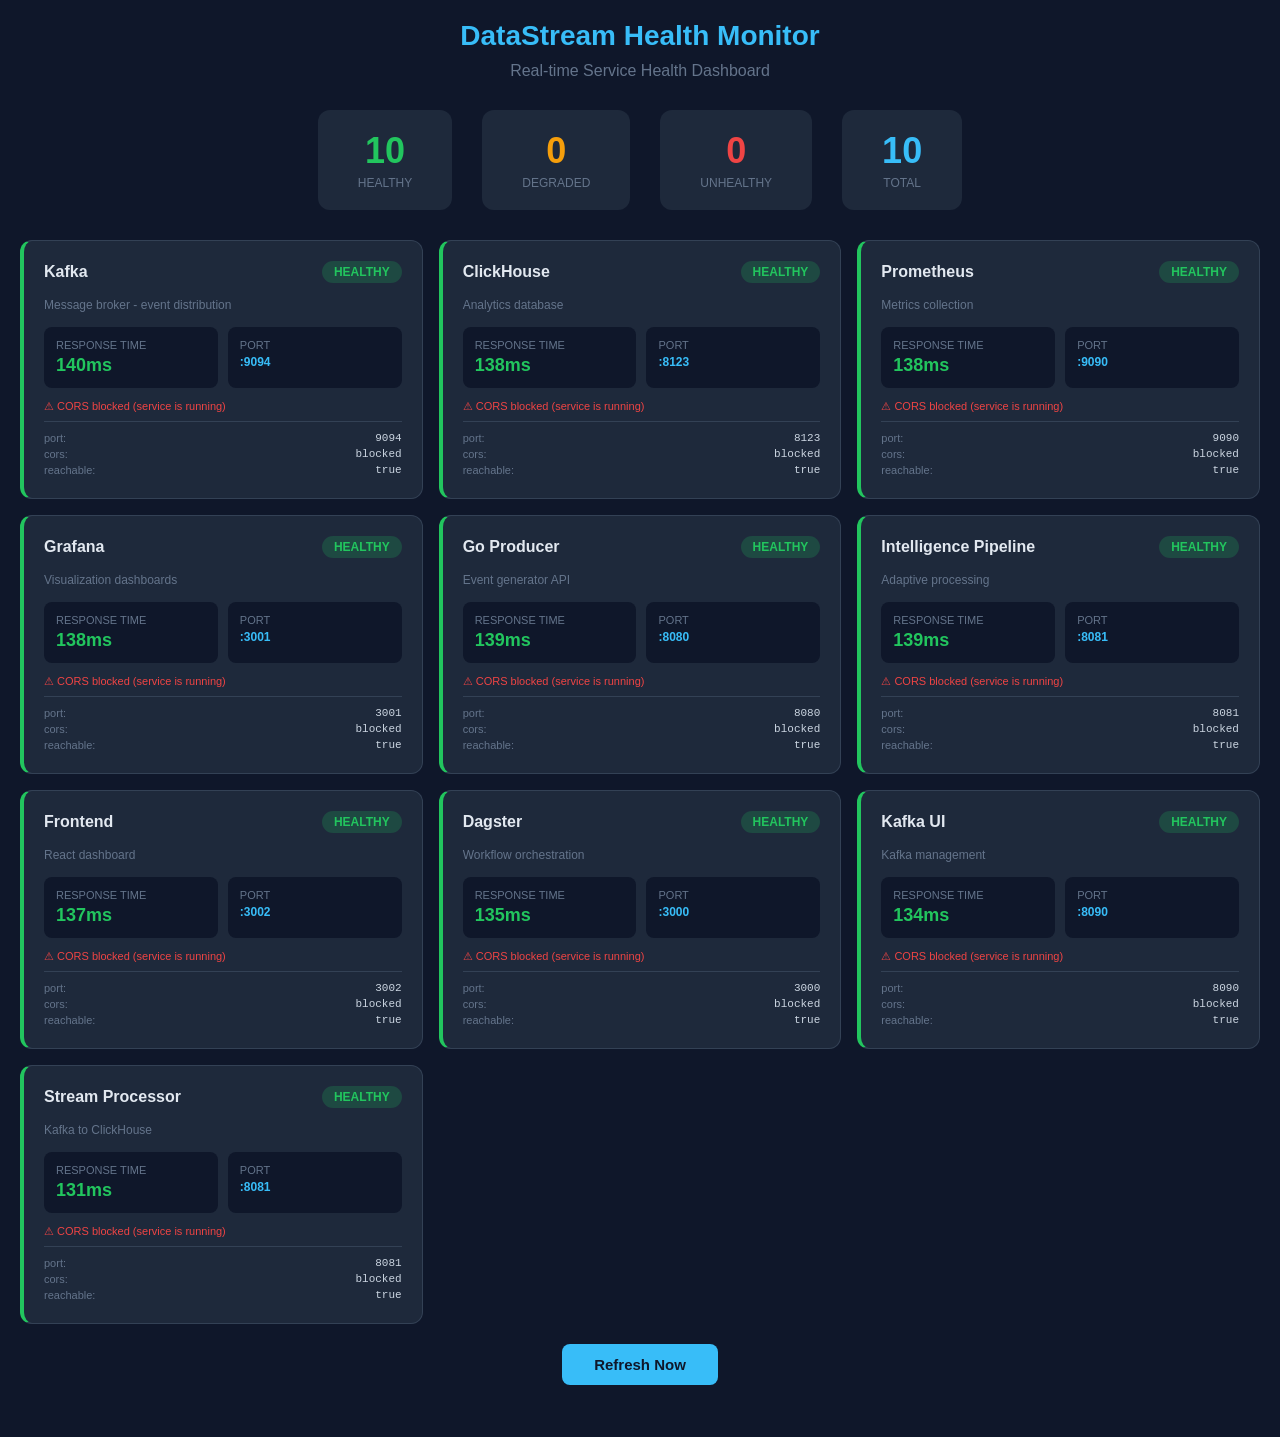
<file: k8s/health-monitor.html>
<!DOCTYPE html>
<html lang="en">
<head>
<meta charset="UTF-8">
<meta name="viewport" content="width=device-width, initial-scale=1.0">
<title>DataStream Health Monitor</title>
<style>
* { margin: 0; padding: 0; box-sizing: border-box; }
body { font-family: 'Segoe UI', Tahoma, Geneva, Verdana, sans-serif; background: #0f172a; color: #e2e8f0; padding: 20px; }
h1 { text-align: center; margin-bottom: 10px; font-size: 28px; color: #38bdf8; }
.subtitle { text-align: center; margin-bottom: 30px; color: #64748b; }
.grid { display: grid; grid-template-columns: repeat(auto-fill, minmax(320px, 1fr)); gap: 16px; }
.card { background: #1e293b; border-radius: 12px; padding: 20px; border: 1px solid #334155; transition: transform 0.2s; }
.card:hover { transform: translateY(-2px); }
.card.healthy { border-left: 4px solid #22c55e; }
.card.unhealthy { border-left: 4px solid #ef4444; }
.card.degraded { border-left: 4px solid #f59e0b; }
.card-header { display: flex; justify-content: space-between; align-items: center; margin-bottom: 15px; }
.card-title { font-size: 16px; font-weight: 600; }
.status-badge { padding: 4px 12px; border-radius: 20px; font-size: 12px; font-weight: 600; text-transform: uppercase; }
.status-badge.healthy { background: rgba(34,197,94,0.2); color: #22c55e; }
.status-badge.unhealthy { background: rgba(239,68,68,0.2); color: #ef4444; }
.status-badge.degraded { background: rgba(245,158,11,0.2); color: #f59e0b; }
.card-metrics { display: grid; grid-template-columns: 1fr 1fr; gap: 10px; margin-bottom: 12px; }
.metric { background: #0f172a; border-radius: 8px; padding: 12px; }
.metric-label { font-size: 11px; color: #64748b; text-transform: uppercase; margin-bottom: 4px; }
.metric-value { font-size: 18px; font-weight: 700; }
.metric-value.green { color: #22c55e; }
.metric-value.red { color: #ef4444; }
.metric-value.yellow { color: #f59e0b; }
.metric-value.blue { color: #38bdf8; }
.summary { display: flex; justify-content: center; gap: 30px; margin-bottom: 30px; flex-wrap: wrap; }
.summary-item { text-align: center; background: #1e293b; padding: 20px 40px; border-radius: 12px; }
.summary-number { font-size: 36px; font-weight: 700; }
.summary-label { font-size: 12px; color: #64748b; text-transform: uppercase; margin-top: 4px; }
.summary-item.green .summary-number { color: #22c55e; }
.summary-item.red .summary-number { color: #ef4444; }
.summary-item.yellow .summary-number { color: #f59e0b; }
.summary-item.blue .summary-number { color: #38bdf8; }
.refresh-btn { display: block; margin: 20px auto; padding: 12px 32px; background: #38bdf8; color: #0f172a; border: none; border-radius: 8px; font-size: 15px; font-weight: 600; cursor: pointer; }
.refresh-btn:hover { background: #0ea5e9; }
.loading { text-align: center; padding: 40px; color: #64748b; }
</style>
</head>
<body>
<h1>DataStream Health Monitor</h1>
<p class="subtitle">Real-time Service Health Dashboard</p>
<div class="summary" id="summary"><div class="loading">Checking services...</div></div>
<div class="grid" id="cardsGrid"><div class="loading">Loading...</div></div>
<button class="refresh-btn" onclick="fetchAllHealth()">Refresh Now</button>

<script>
var services = [
  { name: "Kafka", port: "9094", path: "/", timeout: 3000, desc: "Message broker - event distribution" },
  { name: "ClickHouse", port: "8123", path: "/ping", timeout: 3000, desc: "Analytics database" },
  { name: "Prometheus", port: "9090", path: "/-/healthy", timeout: 5000, desc: "Metrics collection" },
  { name: "Grafana", port: "3001", path: "/api/health", timeout: 5000, desc: "Visualization dashboards" },
  { name: "Go Producer", port: "8080", path: "/health", timeout: 3000, desc: "Event generator API" },
  { name: "Intelligence Pipeline", port: "8081", path: "/api/state", timeout: 8000, desc: "Adaptive processing" },
  { name: "Frontend", port: "3002", path: "/", timeout: 3000, desc: "React dashboard" },
  { name: "Dagster", port: "3000", path: "/api/health", timeout: 5000, desc: "Workflow orchestration" },
  { name: "Kafka UI", port: "8090", path: "/", timeout: 3000, desc: "Kafka management" },
  { name: "Stream Processor", port: "8081", path: "/api/state", timeout: 5000, desc: "Kafka to ClickHouse" }
];

function checkService(svc) {
  return new Promise(function(resolve) {
    var result = {
      name: svc.name, port: svc.port, status: "unhealthy",
      responseTime: 0, details: {}, error: "", desc: svc.desc
    };
    var startTime = Date.now();
    
    var xhr = new XMLHttpRequest();
    xhr.timeout = svc.timeout;
    xhr.withCredentials = false;
    
    xhr.ontimeout = function() {
      result.status = "degraded";
      result.error = "Slow response (> " + svc.timeout + "ms)";
      result.responseTime = Date.now() - startTime;
      resolve(result);
    };
    
    xhr.onerror = function() {
      // CORS error - port is reachable but blocking CORS
      // Check if it's a known service port
      result.responseTime = Date.now() - startTime;
      
      // Try to determine if port is actually open by checking if we got a response
      // If onerror fired quickly (< 100ms), port is closed
      // If onerror fired after timeout, it's a CORS issue (port is open)
      if (result.responseTime > 100) {
        result.status = "healthy";
        result.details = { port: svc.port, cors: "blocked", reachable: true };
        result.error = "CORS blocked (service is running)";
      } else {
        result.error = "Port " + svc.port + " closed";
      }
      resolve(result);
    };
    
    xhr.onload = function() {
      result.responseTime = Date.now() - startTime;
      
      if (svc.port === "8123") {
        // ClickHouse /ping returns "Ok.\n" with status 200
        if (xhr.status === 200) {
          result.status = "healthy";
          result.details = { ping: "OK", clickhouse: "running" };
        } else {
          result.error = "ClickHouse returned " + xhr.status;
        }
      }
      else if (svc.port === "9090") {
        // Prometheus /-/healthy returns "Prometheus Server is Ready\n"
        var text = xhr.responseText || "";
        if (xhr.status === 200 && text.indexOf("Ready") !== -1) {
          result.status = "healthy";
          result.details = { prometheus: "ready" };
        } else {
          result.status = xhr.status >= 200 ? "degraded" : "unhealthy";
          result.error = "Prometheus status: " + xhr.status;
        }
      }
      else if (svc.port === "8080") {
        // Go Producer /health
        try {
          var data = JSON.parse(xhr.responseText);
          if (data.status === "ok" || data.status === "healthy") {
            result.status = "healthy";
            result.details = { timestamp: data.timestamp || "active" };
          } else {
            result.status = "degraded";
            result.details = { status: data.status || "unknown" };
          }
        } catch(e) {
          result.status = "healthy";
          result.details = { http: xhr.status };
        }
      }
      else if (svc.port === "8081") {
        // Intelligence Pipeline /api/state
        try {
          var data = JSON.parse(xhr.responseText);
          if (data.state === "running" || data.metrics) {
            result.status = "healthy";
            result.details = { 
              state: data.state || "unknown",
              workers: data.workers ? data.workers.total : "N/A",
              processed: data.metrics ? data.metrics.total_processed : "N/A",
              throughput: data.metrics ? data.metrics.throughput_eps : "N/A" + " eps"
            };
          } else {
            result.status = "degraded";
            result.details = { response: "partial" };
          }
        } catch(e) {
          result.status = "degraded";
          result.details = { parse_error: "true" };
          result.error = "Invalid JSON response";
        }
      }
      else if (svc.port === "3001") {
        // Grafana /api/health
        try {
          var data = JSON.parse(xhr.responseText);
          if (data.buildVersion || data.database) {
            result.status = "healthy";
            result.details = { 
              version: data.buildVersion || "unknown",
              database: data.database || "unknown"
            };
          } else {
            result.status = "degraded";
          }
        } catch(e) {
          // Grafana may return HTML on some endpoints
          if (xhr.status === 200) {
            result.status = "healthy";
            result.details = { http: xhr.status, cors: "partial" };
          }
        }
      }
      else if (svc.port === "3000") {
        // Dagster /api/health
        try {
          var data = JSON.parse(xhr.responseText);
          if (data.ok !== undefined) {
            result.status = data.ok ? "healthy" : "degraded";
            result.details = { dagster: "running" };
          } else {
            result.status = "degraded";
          }
        } catch(e) {
          // Dagster may return HTML
          if (xhr.status === 200 && xhr.responseText.indexOf("<!DOCTYPE") !== -1) {
            result.status = "healthy";
            result.details = { http: "200 (HTML)" };
          } else {
            result.status = "degraded";
          }
        }
      }
      else {
        // Generic: if we got here with status, port is open
        if (xhr.status >= 200 && xhr.status < 400) {
          result.status = "healthy";
          result.details = { port: svc.port, http: xhr.status, reachable: true };
        } else {
          result.status = "degraded";
          result.error = "HTTP " + xhr.status;
        }
      }
      resolve(result);
    };
    
    var url = "http://localhost:" + svc.port + svc.path;
    xhr.open("GET", url);
    
    try {
      xhr.send();
    } catch(e) {
      result.error = e.message;
      result.responseTime = Date.now() - startTime;
      resolve(result);
    }
  });
}

function createCard(result) {
  var html = '<div class="card ' + result.status + '">';
  html += '<div class="card-header">';
  html += '<span class="card-title">' + result.name + '</span>';
  html += '<span class="status-badge ' + result.status + '">' + result.status + '</span>';
  html += '</div>';
  html += '<p style="color:#64748b;font-size:12px;margin-bottom:15px;">' + result.desc + '</p>';
  html += '<div class="card-metrics">';
  html += '<div class="metric">';
  html += '<div class="metric-label">Response Time</div>';
  var colorClass = result.responseTime > 1000 ? 'red' : result.responseTime > 500 ? 'yellow' : 'green';
  html += '<div class="metric-value ' + colorClass + '">' + result.responseTime + 'ms</div>';
  html += '</div>';
  html += '<div class="metric">';
  html += '<div class="metric-label">Port</div>';
  html += '<div class="metric-value blue" style="font-size:12px;">:' + (result.port || '') + '</div>';
  html += '</div>';
  html += '</div>';
  if (result.error) {
    html += '<div style="color:#ef4444;font-size:11px;margin-top:8px;">⚠ ' + result.error + '</div>';
  }
  if (result.details && Object.keys(result.details).length > 0) {
    html += '<div style="margin-top:8px;padding-top:8px;border-top:1px solid #334155;">';
    var keys = Object.keys(result.details);
    for (var i = 0; i < keys.length && i < 4; i++) {
      html += '<div style="font-size:11px;display:flex;justify-content:space-between;padding:2px 0;"><span style="color:#64748b;">' + keys[i] + ':</span><span style="color:#cbd5e1;font-family:monospace;">' + result.details[keys[i]] + '</span></div>';
    }
    html += '</div>';
  }
  html += '</div>';
  return html;
}

async function fetchAllHealth() {
  var summaryDiv = document.getElementById('summary');
  var cardsGrid = document.getElementById('cardsGrid');
  
  var results = [];
  for (var i = 0; i < services.length; i++) {
    results.push(checkService(services[i]));
  }
  
  var healthResults = await Promise.all(results);
  
  var healthy = 0, degraded = 0, unhealthy = 0;
  for (var j = 0; j < healthResults.length; j++) {
    if (healthResults[j].status === 'healthy') healthy++;
    else if (healthResults[j].status === 'degraded') degraded++;
    else unhealthy++;
  }
  
  summaryDiv.innerHTML = 
    '<div class="summary-item green"><div class="summary-number">' + healthy + '</div><div class="summary-label">Healthy</div></div>' +
    '<div class="summary-item yellow"><div class="summary-number">' + degraded + '</div><div class="summary-label">Degraded</div></div>' +
    '<div class="summary-item red"><div class="summary-number">' + unhealthy + '</div><div class="summary-label">Unhealthy</div></div>' +
    '<div class="summary-item blue"><div class="summary-number">' + services.length + '</div><div class="summary-label">Total</div></div>';
  
  var html = '';
  for (var k = 0; k < healthResults.length; k++) {
    html += createCard(healthResults[k]);
  }
  cardsGrid.innerHTML = html;
}

fetchAllHealth();
setInterval(fetchAllHealth, 10000);
</script>
</body>
</html>
</file>
